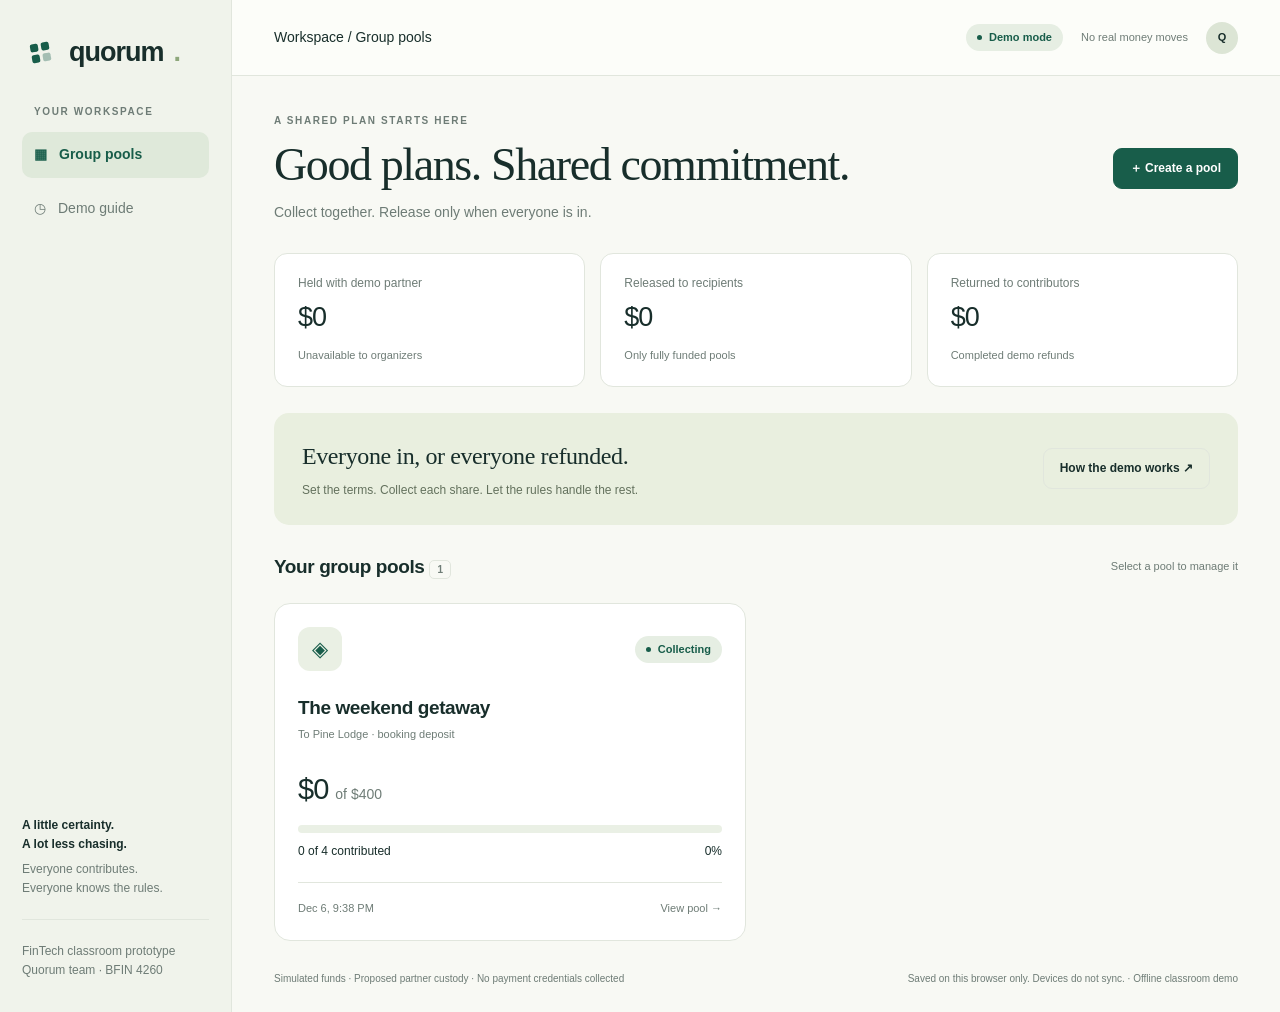
<file: legacy/quorum-offline.html>
<!doctype html><html lang="en"><head><meta charset="utf-8"><meta name="viewport" content="width=device-width,initial-scale=1"><meta name="description" content="Quorum classroom prototype. Collect together. Move forward together. Simulated conditional group payments."><title>Quorum · Group payments, with certainty</title><style>:root{--ink:#182e2b;--muted:#6e7c76;--green:#185d4a;--light:#edf2e9;--line:#e1e6dd;--paper:#f8f9f4;--orange:#c77542;--white:#fff;--radius:18px}*{box-sizing:border-box}body{margin:0;font:14px/1.55 Inter,Arial,sans-serif;color:var(--ink);background:var(--paper)}button,input,select{font:inherit}button,a,input,select{outline-offset:4px}button{cursor:pointer}button:disabled{cursor:default;opacity:.48}a{color:inherit}h1,h2,h3,p{margin:0}h1{font:normal 46px/1.12 Georgia,serif;letter-spacing:-1.4px}h2{font-size:19px;letter-spacing:-.4px}h3{font-size:14px}.shell{display:grid;grid-template-columns:232px 1fr;min-height:100vh}.side{padding:32px 22px;border-right:1px solid var(--line);background:#f0f3eb;display:flex;flex-direction:column;gap:30px}.brand{display:flex;align-items:center;gap:10px;font-size:27px;letter-spacing:-1px;font-weight:700}.mark{display:grid;grid-template-columns:repeat(2,8px);gap:3px;transform:rotate(-10deg);padding:9px}.mark i{height:8px;background:var(--green);border-radius:2px}.mark i:last-child{opacity:.35}.eyebrow{text-transform:uppercase;letter-spacing:1.6px;font-size:10px;font-weight:700;color:var(--muted)}nav{display:grid;gap:8px}nav button{display:flex;gap:12px;align-items:center;text-align:left;border:0;border-radius:10px;background:none;padding:12px;color:var(--muted)}nav button.active{background:#dfe9da;color:var(--green);font-weight:700}.side-note{margin-top:auto;padding-top:28px;font-size:12px;color:var(--muted)}.side-note strong{display:block;color:var(--ink);margin-bottom:7px}.top{height:76px;border-bottom:1px solid var(--line);display:flex;justify-content:space-between;align-items:center;padding:0 42px;background:#fcfdf9}.pill{display:inline-flex;align-items:center;gap:7px;border-radius:100px;font-size:11px;font-weight:600;padding:5px 11px;background:#e6eee3;color:var(--green)}.pill:before{content:'';width:5px;height:5px;border-radius:50%;background:currentColor}.pill.expired{background:#f8eadd;color:#9a562d}.pill.released{background:#dcefe5}.top-right{display:flex;align-items:center;gap:18px}.avatar{width:32px;height:32px;border-radius:50%;display:grid;place-items:center;background:#dce5d5;font-size:11px;font-weight:700}.workspace{max-width:1350px;margin:auto;padding:37px 42px 25px}.heading{display:flex;justify-content:space-between;align-items:center;gap:25px;margin-bottom:29px}.subtitle{color:var(--muted);margin-top:12px;font-size:14px}.btn{border:1px solid var(--line);border-radius:9px;background:white;color:var(--ink);padding:10px 16px;display:inline-flex;align-items:center;justify-content:center;gap:8px;font-weight:600;text-decoration:none;font-size:12px}.btn.primary{background:var(--green);color:white;border-color:var(--green)}.btn.small{padding:7px 11px;font-size:11px}.btn.ghost{background:transparent}.back{border:0;background:none;color:var(--muted);padding:0;margin-bottom:20px;font-size:12px}.stats{display:grid;grid-template-columns:repeat(3,1fr);gap:15px;margin:0 0 26px}.stat{padding:20px 23px;background:white;border:1px solid var(--line);border-radius:13px}.stat-label{color:var(--muted);font-size:12px}.stat-value{font-size:27px;letter-spacing:-1px;margin:5px 0}.stat small{font-size:11px;color:var(--muted)}.grid{display:grid;grid-template-columns:minmax(0,1.65fr) minmax(270px,1fr);gap:23px;align-items:start}.card{border:1px solid var(--line);background:white;border-radius:var(--radius);overflow:hidden}.card-pad{padding:25px}.card-title{display:flex;align-items:center;justify-content:space-between;margin-bottom:22px;gap:12px}.pool-icon{width:44px;height:44px;border-radius:12px;background:#eaf0e4;display:grid;place-items:center;font-size:21px;color:var(--green);font-family:Georgia,serif}.pool-header{display:flex;gap:13px;align-items:center}.muted{color:var(--muted)}.tiny{font-size:11px}.progress{height:8px;border-radius:30px;background:#eaf0e5;overflow:hidden;margin:14px 0 9px}.progress div{height:100%;background:var(--green);border-radius:30px;transition:width .4s}.progress-row{display:flex;justify-content:space-between;font-size:12px}.pool-money{font-size:29px;letter-spacing:-1px;margin-top:23px}.pool-money span{font-size:14px;color:var(--muted);letter-spacing:0}.divider{border-top:1px solid var(--line);margin:22px 0}.member{display:flex;justify-content:space-between;align-items:center;padding:13px 0;border-bottom:1px solid #f0f2ec;gap:10px}.member:last-child{border:0}.member-name{display:flex;align-items:center;gap:10px}.member .avatar{width:31px;height:31px;font-size:10px}.member-right{text-align:right;font-size:12px}.check{color:var(--green);font-size:11px}.await{color:#9b7b53;font-size:11px}.info-strip{background:#f4f6ef;border-radius:10px;padding:13px 15px;font-size:12px;margin-top:20px;display:flex;gap:10px}.fact{display:flex;justify-content:space-between;gap:20px;padding:12px 0;border-bottom:1px solid #edf0e9;font-size:12px}.fact:last-child{border:0}.fact span:first-child{color:var(--muted)}.fact span:last-child{text-align:right;font-weight:600}.side-card{margin-bottom:19px}.label{display:block;font-size:12px;font-weight:600;margin-bottom:7px}select,input{width:100%;padding:11px 12px;border:1px solid #d9e0d4;border-radius:8px;background:white;color:var(--ink)}.full{width:100%}.action-space{margin-top:13px}.overline{font-size:10px;text-transform:uppercase;letter-spacing:1.2px;color:var(--muted)}.demo-banner{border:1px dashed #d2daca;border-radius:11px;padding:15px;margin-top:20px;font-size:11px;color:var(--muted)}.demo-banner strong{color:var(--ink)}.events{display:grid;gap:17px}.event{display:flex;gap:12px}.event-dot{width:9px;height:9px;border-radius:50%;background:#b4c5a9;margin-top:5px;flex:none}.event small{font-size:10px;color:var(--muted)}.event p{font-size:12px}.event-amount{margin-left:auto;white-space:nowrap;font-weight:600;font-size:12px}.list-card{width:100%;text-align:left;background:white;border:1px solid var(--line);border-radius:16px;padding:23px;color:var(--ink);transition:transform .15s,box-shadow .15s}.list-card:hover{transform:translateY(-2px);box-shadow:0 9px 22px #1834260b}.pools-grid{display:grid;grid-template-columns:repeat(2,1fr);gap:20px}.list-footer{display:flex;justify-content:space-between;align-items:center;border-top:1px solid var(--line);padding-top:17px;margin-top:21px;font-size:11px;color:var(--muted)}.welcome{padding:25px 28px;background:#e9efdf;border-radius:15px;margin:0 0 27px;display:flex;align-items:center;justify-content:space-between;gap:20px}.welcome h2{font-family:Georgia,serif;font-size:24px;font-weight:400}.welcome p{font-size:12px;color:#63715d;margin-top:6px}.footer{margin-top:30px;display:flex;justify-content:space-between;color:var(--muted);font-size:10px;gap:20px}.footer a{text-decoration:none}.modal-wrap{position:fixed;inset:0;background:#152d2690;z-index:20;display:flex;align-items:center;justify-content:center;padding:24px;backdrop-filter:blur(4px)}.modal{background:var(--paper);border-radius:20px;padding:30px;width:520px;max-width:100%;max-height:90vh;overflow:auto;box-shadow:0 30px 90px #0003}.modal h2{font:normal 30px Georgia,serif;margin-bottom:9px}.modal .subtitle{font-size:12px;margin:0 0 22px}.field{margin:16px 0}.form-row{display:grid;grid-template-columns:1fr 1fr;gap:15px}.modal-actions{display:flex;justify-content:flex-end;gap:10px;margin-top:23px}.error{font-size:12px;color:#a33c2c;margin-top:12px}.checkbox{display:flex;gap:10px;font-size:12px;margin-top:20px}.checkbox input{width:16px;flex:none;margin-top:3px}.toast{position:fixed;bottom:28px;left:50%;transform:translateX(-50%);background:var(--ink);color:white;padding:13px 23px;border-radius:11px;z-index:40;box-shadow:0 10px 30px #0002;font-size:13px;max-width:90vw}.steps{counter-reset:step;display:grid;gap:23px;margin-top:25px}.step{display:flex;gap:15px}.step:before{counter-increment:step;content:counter(step);display:grid;place-items:center;width:28px;height:28px;flex:none;border-radius:50%;background:#e2ebdb;color:var(--green);font-weight:600}.step p{color:var(--muted);font-size:12px;margin-top:4px}.badge{font-size:10px;color:var(--muted);border:1px solid var(--line);padding:3px 7px;border-radius:5px}.success-heading{font:normal 29px Georgia,serif;margin:8px 0}.notice{padding:16px;border-radius:11px;background:#edf5ed;color:#295d3c;font-size:12px;margin-bottom:22px}.notice.expired{background:#fbf0e3;color:#8a552d}.spacer{margin-top:22px}svg{vertical-align:middle}button .icon{width:16px;height:16px}body.modal-open{overflow:hidden}@media(min-width:1500px){.workspace{padding-top:48px}}@media(max-width:1050px){.shell{grid-template-columns:190px 1fr}.side{padding:28px 15px}.workspace{padding:30px 25px}.top{padding:0 25px}.grid{grid-template-columns:1fr}.pools-grid{grid-template-columns:1fr}h1{font-size:38px}}@media(max-width:650px){.shell{display:block}.side{padding:16px;display:flex;flex-direction:row;align-items:center;justify-content:space-between;border-bottom:1px solid var(--line)}.brand{font-size:22px}.side .eyebrow,.side-note{display:none}nav{display:flex;gap:1px}nav button{padding:8px;font-size:11px}nav button svg{display:none}.top{height:56px;padding:0 19px;font-size:11px}.top-right{gap:9px}.top-right>span{display:none}.workspace{padding:27px 18px}.heading{align-items:flex-start;gap:12px}h1{font-size:34px}.subtitle{font-size:12px}.stats{gap:8px}.stat{padding:13px 11px}.stat-label{font-size:10px}.stat-value{font-size:23px}.stat small{font-size:9px}.card-pad{padding:20px}.welcome{padding:20px;display:block}.welcome .btn{margin-top:15px}.heading .btn{white-space:nowrap;padding:9px 11px}.form-row{grid-template-columns:1fr}.modal{padding:23px}.footer{display:block}.footer span{display:block;margin-top:6px}}
</style></head><body><div class="shell"><aside class="side"><div class="brand"><span class="mark" aria-hidden="true"><i></i><i></i><i></i><i></i></span>quorum<span style="color:#8ea77b">.</span></div><div><p class="eyebrow" style="margin-bottom:13px;padding-left:12px">Your workspace</p><nav><button id="nav-pools" onclick="App.home()">▦ <span>Group pools</span></button><button id="nav-guide" onclick="App.guide()">◷ <span>Demo guide</span></button></nav></div><div class="side-note"><strong>A little certainty.<br>A lot less chasing.</strong>Everyone contributes.<br>Everyone knows the rules.<div class="divider"></div>FinTech classroom prototype<br>Quorum team · BFIN 4260</div></aside><div><header class="top"><span id="breadcrumb">Workspace / Group pools</span><div class="top-right"><span class="pill">Demo mode</span><span class="tiny muted">No real money moves</span><div class="avatar">Q</div></div></header><main class="workspace" id="main"></main></div></div><div id="modal-root"></div><div id="toast" role="status" aria-live="polite"></div><script>(function(root){
'use strict';
const money=n=>Math.round(n*100);
function create({title,recipient,total,names,deadline},now=Date.now()){
 if(!title?.trim()||!recipient?.trim())throw Error('Enter a name and recipient.');
 const cents=money(Number(total));
 if(!Number.isFinite(cents)||cents<100||cents>100000000)throw Error('Total must be between $1 and $1,000,000.');
 if(!Array.isArray(names)||names.length<2||names.length>10||names.some(n=>!n.trim()))throw Error('Add 2–10 participant names.');
 if(new Set(names.map(n=>n.trim().toLowerCase())).size!==names.length)throw Error('Use a different name for each participant.');
 if(!Number.isFinite(deadline)||deadline<=now)throw Error('Choose a future deadline.');
 return {id:'Q-'+Math.random().toString(36).slice(2,8).toUpperCase(),title:title.trim(),recipient:recipient.trim(),total:cents,deadline,created:now,status:'collecting',members:names.map((n,i)=>({name:n.trim(),share:Math.floor(cents/names.length)+(i<cents%names.length?1:0),paid:false,refund:'none'})),events:[{type:'created',amount:0,at:now,text:'Pool created. Terms set for everyone.'}]};
}
function event(p,type,amount,text,now){p.events.push({type,amount,text,at:now});}
function expire(p,now){if(p.status!=='collecting'||now<p.deadline)return false;p.status='expired';p.members.filter(m=>m.paid).forEach(m=>{m.refund='pending';event(p,'refund_pending',m.share,'Refund initiated for '+m.name,now)});event(p,'expired',0,'Deadline passed. Recipient receives nothing.',now);return true;}
function pay(p,index,now=Date.now()){
 expire(p,now);
 if(p.status!=='collecting')throw Error('This pool is closed.');
 const m=p.members[index];if(!m)throw Error('Choose a participant.');if(m.paid)throw Error('This participant has already contributed.');
 m.paid=true;event(p,'collected',m.share,m.name+' contributed. Funds held by simulated partner.',now);
 if(p.members.every(x=>x.paid)){p.status='released';event(p,'released',p.total,'Full amount released to '+p.recipient+' (simulated).',now)}
}
function settle(p,now=Date.now()) {if(p.status!=='expired')throw Error('Only expired pools can have refunds.');p.members.filter(m=>m.refund==='pending').forEach(m=>{m.refund='completed';event(p,'refunded',m.share,'Refund completed for '+m.name+' (simulated).',now)});}
function balances(p){const collected=p.members.reduce((s,m)=>s+(m.paid?m.share:0),0),refunded=p.members.reduce((s,m)=>s+(m.refund==='completed'?m.share:0),0),released=p.status==='released'?p.total:0;return{collected,refunded,released,held:collected-refunded-released};}
root.Quorum={create,pay,expire,settle,balances};
})(typeof module!=='undefined'?module.exports:window);
</script><script>'use strict';
const App=(()=>{
const Q=window.Quorum, KEY='quorum-demo-v1';let selected=null,view='home',activeMember=0,timer,storageOK=true;
const $=s=>document.querySelector(s),esc=s=>String(s).replace(/[&<>"']/g,c=>({'&':'&amp;','<':'&lt;','>':'&gt;','"':'&quot;',"'":'&#39;'}[c])),usd=n=>new Intl.NumberFormat('en-US',{style:'currency',currency:'USD',maximumFractionDigits:n%100?2:0}).format(n/100),date=n=>new Date(n).toLocaleString('en-US',{month:'short',day:'numeric',hour:'numeric',minute:'2-digit'}),initial=n=>n.split(/\s+/).map(x=>x[0]).slice(0,2).join('').toUpperCase();
let data;
try{data=JSON.parse(localStorage.getItem(KEY));if(!data||data.version!==1||!Array.isArray(data.pools))data=null;}catch{data=null;storageOK=false;}
function sample(){const p=Q.create({title:'The weekend getaway',recipient:'Pine Lodge · booking deposit',total:400,names:['Ethan','Colin','Cody','Nicholas'],deadline:Date.now()+86400000*2});return p;}
if(!data)data={version:1,pools:[sample()]};
function save(){try{localStorage.setItem(KEY,JSON.stringify(data));}catch{storageOK=false;}}
function sync(){let changed=false;for(const p of data.pools)if(Q.expire(p,Date.now()))changed=true;if(changed)save();}
function pool(){return data.pools.find(p=>p.id===selected);}
function toast(t){clearTimeout(timer);$('#toast').innerHTML='<div class="toast">'+esc(t)+'</div>';timer=setTimeout(()=>$('#toast').innerHTML='',4200);}
function label(p){return p.status==='released'?'Released':p.status==='expired'?(p.members.some(m=>m.refund==='pending')?'Refunds pending':'Closed · expired'):'Collecting';}
function pill(p){return '<span class="pill '+p.status+'">'+label(p)+'</span>';}
function footer(){return '<footer class="footer"><span>Simulated funds · Proposed partner custody · No payment credentials collected</span><span>'+(!storageOK?'Storage unavailable. This session may not persist.':'Saved on this browser only. Devices do not sync.')+' · Offline classroom demo</span></footer>';}
function totals(){return data.pools.reduce((a,p)=>{const b=Q.balances(p);a.held+=b.held;a.released+=b.released;a.refunded+=b.refunded;return a},{held:0,released:0,refunded:0});}
function stats(){const t=totals();return '<section class="stats"><div class="stat"><div class="stat-label">Held with demo partner</div><div class="stat-value">'+usd(t.held)+'</div><small>Unavailable to organizers</small></div><div class="stat"><div class="stat-label">Released to recipients</div><div class="stat-value">'+usd(t.released)+'</div><small>Only fully funded pools</small></div><div class="stat"><div class="stat-label">Returned to contributors</div><div class="stat-value">'+usd(t.refunded)+'</div><small>Completed demo refunds</small></div></section>';}
function home(){view='home';selected=null;render();}
function open(id){selected=id;view='pool';activeMember=0;render();}
function guide(){view='guide';render();}
function render(){sync();$('#nav-pools').classList.toggle('active',view!=='guide');$('#nav-guide').classList.toggle('active',view==='guide');$('#breadcrumb').textContent=view==='guide'?'Workspace / Demo guide':view==='pool'?'Group pools / '+(pool()?.title||'Pool'):'Workspace / Group pools';if(view==='guide')return renderGuide();if(view==='pool'&&pool())return renderPool();view='home';$('#main').innerHTML='<div class="heading"><div><p class="eyebrow" style="margin-bottom:10px">A shared plan starts here</p><h1>Good plans. Shared commitment.</h1><p class="subtitle">Collect together. Release only when everyone is in.</p></div><button class="btn primary" onclick="App.create()">＋ Create a pool</button></div>'+stats()+'<section class="welcome"><div><h2>Everyone in, or everyone refunded.</h2><p>Set the terms. Collect each share. Let the rules handle the rest.</p></div><button class="btn ghost" onclick="App.guide()">How the demo works ↗</button></section><div class="card-title"><h2>Your group pools <span class="badge">'+data.pools.length+'</span></h2><span class="tiny muted">Select a pool to manage it</span></div><section class="pools-grid">'+data.pools.map(p=>{const b=Q.balances(p),count=p.members.filter(m=>m.paid).length;return '<button class="list-card" onclick="App.open(\''+p.id+'\')"><div class="card-title"><div class="pool-icon">◈</div>'+pill(p)+'</div><h2>'+esc(p.title)+'</h2><p class="muted tiny" style="margin-top:4px">To '+esc(p.recipient)+'</p><div class="pool-money">'+usd(b.collected)+' <span>of '+usd(p.total)+'</span></div><div class="progress"><div style="width:'+b.collected/p.total*100+'%"></div></div><div class="progress-row"><span>'+count+' of '+p.members.length+' contributed</span><span>'+Math.round(b.collected/p.total*100)+'%</span></div><div class="list-footer"><span>'+date(p.deadline)+'</span><span>View pool →</span></div></button>'}).join('')+'</section>'+footer();}
function renderPool(){const p=pool(),b=Q.balances(p),count=p.members.filter(m=>m.paid).length;activeMember=Math.min(activeMember,p.members.length-1);const m=p.members[activeMember];let notice='';if(p.status==='released')notice='<div class="notice"><strong>Everyone is in.</strong> '+usd(p.total)+' has been released to '+esc(p.recipient)+'. Payment is simulated.</div>';if(p.status==='expired')notice='<div class="notice expired"><strong>Funding deadline missed.</strong> The recipient receives $0. '+(p.members.some(m=>m.refund==='pending')?'Refunds have been initiated. Complete settlement using the demo controls.':'All collected contributions have been returned in the simulation.')+'</div>';
$('#main').innerHTML='<button class="back" onclick="App.home()">← All group pools</button><div class="heading"><div><p class="eyebrow" style="margin-bottom:10px">'+p.id+' · Conditional group payment</p><h1>'+esc(p.title)+'</h1><p class="subtitle">One shared goal. No one left covering the difference.</p></div>'+pill(p)+'</div>'+notice+'<div class="grid"><div><section class="card card-pad"><div class="card-title"><div class="pool-header"><div class="pool-icon">◈</div><div><h2>The group’s progress</h2><p class="tiny muted">'+count+' of '+p.members.length+' people have contributed</p></div></div><span class="badge">'+(count?'Terms locked':'Terms set')+'</span></div><div class="pool-money">'+usd(b.collected)+' <span>collected of '+usd(p.total)+'</span></div><div class="progress"><div style="width:'+b.collected/p.total*100+'%"></div></div><div class="progress-row muted"><span>'+usd(Math.max(0,p.total-b.collected))+' remaining</span><span>'+Math.round(b.collected/p.total*100)+'% funded</span></div><div class="divider"></div><h3>People in this pool</h3>'+p.members.map((x,i)=>'<div class="member"><div class="member-name"><div class="avatar" style="background:'+['#e0e8d8','#f1e5d7','#e3e8ed','#ebe2ed','#e7e6d6'][i%5]+'">'+esc(initial(x.name))+'</div><div><strong style="font-size:12px">'+esc(x.name)+'</strong>'+(i===0?'<span class="tiny muted"> · organizer</span>':'')+'</div></div><div class="member-right"><strong>'+usd(x.share)+'</strong><div class="'+(x.paid?'check':'await')+'">'+(x.refund==='completed'?'↩ Refunded':x.refund==='pending'?'↩ Refund pending':x.paid?(p.status==='released'?'✓ Released':'✓ Held'):'Awaiting contribution')+'</div></div></div>').join('')+'<div class="info-strip"><span>⌑</span><span>The organizer cannot withdraw contributions. Funds are held by the <strong>simulated payments partner</strong> until the agreed condition is met.</span></div></section><section class="card card-pad spacer"><div class="card-title"><h2>Activity & receipts</h2><button class="btn small ghost" onclick="App.exportReceipt()">↓ Export</button></div><div class="events">'+[...p.events].reverse().map(e=>'<div class="event"><span class="event-dot"></span><div><p>'+esc(e.text)+'</p><small>'+date(e.at)+'</small></div>'+(e.amount?'<span class="event-amount">'+usd(e.amount)+'</span>':'')+'</div>').join('')+'</div></section></div><div><section class="card card-pad side-card"><div class="card-title"><h2>Your contribution</h2><span class="badge">Demo user</span></div><label class="label" for="member-select">Act as a participant</label><select id="member-select" onchange="App.selectMember(this.value)">'+p.members.map((x,i)=>'<option value="'+i+'" '+(i===activeMember?'selected':'')+'>'+esc(x.name)+(i===0?' · organizer':'')+'</option>').join('')+'</select><div style="margin:20px 0"><p class="tiny muted">'+esc(m.name)+'’s share</p><div class="pool-money" style="margin-top:1px">'+usd(m.share)+'</div></div><button class="btn primary full" onclick="App.contribute()" '+(m.paid||p.status!=='collecting'?'disabled':'')+'>'+(m.paid?'✓ Contribution recorded':p.status!=='collecting'?'Pool closed':'Contribute '+usd(m.share)+' →')+'</button><p class="tiny muted action-space">Simulated payment. No bank details or cards needed.</p></section><section class="card card-pad side-card"><h2 style="margin-bottom:12px">The agreement</h2><div class="fact"><span>Recipient</span><span>'+esc(p.recipient)+'</span></div><div class="fact"><span>Required total</span><span>'+usd(p.total)+'</span></div><div class="fact"><span>Deadline</span><span>'+date(p.deadline)+'</span></div><div class="fact"><span>Release rule</span><span>Every required share paid</span></div><div class="fact"><span>If incomplete</span><span>Full contribution refunded</span></div><div class="fact"><span>Prototype fee</span><span>$0 · pricing untested</span></div><div class="divider" style="margin:15px 0"></div><div class="fact"><span>Currently held</span><span>'+usd(b.held)+'</span></div><div class="fact"><span>Recipient paid</span><span>'+usd(b.released)+'</span></div><div class="fact"><span>Refunds completed</span><span>'+usd(b.refunded)+'</span></div></section><div class="demo-banner"><p><strong>Workshop controls</strong></p><p style="margin:5px 0 12px">These controls simulate time and partner settlement for your live demonstration.</p><button class="btn small full" onclick="App.expire()" '+(p.status!=='collecting'?'disabled':'')+'>Advance past deadline</button><button class="btn small full action-space" onclick="App.settle()" '+(!p.members.some(m=>m.refund==='pending')?'disabled':'')+'>Complete simulated refunds</button><button class="btn small ghost full action-space" onclick="App.restart()">↻ Restart this scenario</button></div></div></div>'+footer();}
function selectMember(i){activeMember=Number(i);renderPool();}
function modal(html){$('#modal-root').innerHTML='<div class="modal-wrap" onclick="if(event.target===this)App.close()"><section role="dialog" aria-modal="true" aria-labelledby="modal-title" class="modal">'+html+'</section></div>';document.body.classList.add('modal-open');requestAnimationFrame(()=>$('#modal-root input, #modal-root button')?.focus());}
function close(){document.body.classList.remove('modal-open');$('#modal-root').innerHTML='';if(view==='pool')$('#member-select')?.focus();}
function formError(e){$('#form-error').textContent=e.message||String(e);}
function create(){const d=new Date(Date.now()+86400000*2);d.setMinutes(d.getMinutes()-d.getTimezoneOffset());modal('<h2 id="modal-title">Start something together.</h2><p class="subtitle">Set a shared goal and clear rules before anyone contributes.</p><form onsubmit="App.submitPool(event)"><div class="field"><label class="label" for="f-title">Pool name</label><input id="f-title" maxlength="70" required placeholder="e.g. Spring break house deposit"></div><div class="field"><label class="label" for="f-recipient">Designated recipient</label><input id="f-recipient" maxlength="90" required placeholder="e.g. Pine Lodge · booking deposit"></div><div class="form-row"><div><label class="label" for="f-total">Total amount · USD</label><input id="f-total" type="number" step="0.01" min="1" max="1000000" required placeholder="400.00"></div><div><label class="label" for="f-date">Funding deadline · your time</label><input id="f-date" type="datetime-local" value="'+d.toISOString().slice(0,16)+'" required></div></div><div class="field"><label class="label" for="f-names">Participants · separate with commas</label><input id="f-names" maxlength="350" value="Ethan, Colin, Cody, Nicholas" required><p class="tiny muted" style="margin-top:6px">2–10 people. First person is the organizer. Total is split equally, with any extra cents allocated in order.</p></div><div class="info-strip">Terms are fixed when created. Everyone must contribute their assigned share. Incomplete pools expire with full refunds.</div><p class="error" id="form-error" role="alert"></p><div class="modal-actions"><button type="button" class="btn" onclick="App.close()">Cancel</button><button type="submit" class="btn primary">Create demo pool →</button></div></form>');}
function submitPool(e){e.preventDefault();try{const p=Q.create({title:$('#f-title').value,recipient:$('#f-recipient').value,total:$('#f-total').value,names:$('#f-names').value.split(',').map(n=>n.trim()),deadline:new Date($('#f-date').value).getTime()});if(p.members.some(m=>m.name.length>40))throw Error('Keep participant names under 40 characters.');data.pools.unshift(p);save();close();open(p.id);toast('Pool created. The group’s agreement is ready.');}catch(e){formError(e)}}
function contribute(){sync();const p=pool(),m=p.members[activeMember];if(!p||p.status!=='collecting'||m.paid){render();return;}modal('<p class="eyebrow" style="margin-bottom:12px">Review your commitment</p><h2 id="modal-title">You’re in for '+usd(m.share)+'.</h2><p class="subtitle">'+esc(m.name)+' · '+esc(p.title)+'</p><div class="fact"><span>To</span><span>'+esc(p.recipient)+'</span></div><div class="fact"><span>Held until</span><span>Everyone contributes, or deadline</span></div><div class="fact"><span>Deadline</span><span>'+date(p.deadline)+'</span></div><div class="fact"><span>If not fully funded</span><span>Your '+usd(m.share)+' is refunded</span></div><label class="checkbox"><input type="checkbox" id="consent" onchange="document.querySelector(\'#confirm-pay\').disabled=!this.checked"><span>I accept this recipient, my share, the deadline, and the automatic release/refund rules.</span></label><p class="tiny muted spacer">This simulates collecting money into partner custody. No payment is actually processed.</p><p class="error" id="form-error" role="alert"></p><div class="modal-actions"><button class="btn" onclick="App.close()">Cancel</button><button class="btn primary" id="confirm-pay" disabled onclick="App.confirmPay()">Confirm simulated payment</button></div>');}
function confirmPay(){if(!$('#consent')?.checked)return;try{const p=pool();Q.pay(p,activeMember);save();close();render();toast(p.status==='released'?'Fully funded. Payment automatically released to the recipient.':'Contribution collected and held by the demo partner.');}catch(e){save();close();render();toast(e.message);}}
function expire(){const p=pool();if(p.status!=='collecting')return;const simulatedNow=Math.max(Date.now(),p.deadline+1000);Q.expire(p,simulatedNow);p.events.push({type:'demo_clock',amount:0,at:simulatedNow,text:'Demo clock advanced past deadline. Real deadline was not edited.'});save();render();toast('Deadline simulated. Incomplete pool closed; refunds initiated.');}
function settle(){try{Q.settle(pool(),Math.max(Date.now(),pool().deadline+2000));save();render();toast('All pending refunds completed in the simulation.');}catch(e){toast(e.message)}}
function restart(){modal('<h2 id="modal-title">Restart this scenario?</h2><p class="subtitle">This removes this pool’s demo contributions and activity. Its agreement is recreated with a deadline two days from now.</p><div class="modal-actions"><button class="btn" onclick="App.close()">Keep current state</button><button class="btn primary" onclick="App.confirmRestart()">Restart demo</button></div>');}
function confirmRestart(){const p=pool(),next=Q.create({title:p.title,recipient:p.recipient,total:p.total/100,names:p.members.map(m=>m.name),deadline:Date.now()+86400000*2});next.id=p.id;data.pools[data.pools.findIndex(x=>x.id===p.id)]=next;save();close();activeMember=0;render();toast('Scenario reset. Ready for another demonstration.');}
function exportReceipt(){const p=pool(),b=Q.balances(p),lines=['QUORUM · SIMULATED TRANSACTION RECEIPT','No real money moved. No qualified partner has been integrated.','',p.id+' · '+p.title,'Recipient: '+p.recipient,'Deadline: '+date(p.deadline),'Status: '+label(p),'Required total: '+usd(p.total),'Collected: '+usd(b.collected),'Held: '+usd(b.held),'Released: '+usd(b.released),'Refunded: '+usd(b.refunded),'',...p.members.map(m=>m.name+' | '+usd(m.share)+' | '+(!m.paid?'Unpaid':m.refund==='none'?'Contributed':m.refund==='pending'?'Refund pending':'Refund completed')),'',...p.events.map(e=>date(e.at)+' | '+e.text+(e.amount?' | '+usd(e.amount):''))];const url=URL.createObjectURL(new Blob([lines.join('\n')],{type:'text/plain'}));const a=document.createElement('a');a.href=url;a.download=p.id+'-demo-receipt.txt';a.click();setTimeout(()=>URL.revokeObjectURL(url),1000);toast('Demo receipt downloaded.');}
function renderGuide(){$('#main').innerHTML='<div class="heading"><div><p class="eyebrow" style="margin-bottom:10px">Prototype workshop</p><h1>Show the promise working.</h1><p class="subtitle">Two outcomes. One agreement. A live demonstration you can repeat.</p></div><button class="btn primary" onclick="App.home()">Open group pools →</button></div><div class="grid"><section class="card card-pad"><h2>Your live demo</h2><div class="steps"><div class="step"><div><h3>Create the agreement</h3><p>Start a pool with a recipient, target amount, participant names, and deadline. A $400 booking split four ways works well. Terms cannot be changed in this version.</p></div></div><div class="step"><div><h3>Collect each contribution</h3><p>Use “Act as a participant” to switch users. Review and accept the agreement for each contribution. Watch the held balance and activity update.</p></div></div><div class="step"><div><h3>Show automatic release</h3><p>The last required contribution triggers a single simulated payment to the designated recipient. There is no organizer withdrawal button.</p></div></div><div class="step"><div><h3>Show the incomplete outcome</h3><p>Restart the scenario. Pay as only three participants. Advance past the deadline. Refunds are initiated automatically; complete simulated refunds to show settlement separately.</p></div></div><div class="step"><div><h3>Verify the record</h3><p>Refresh the page to demonstrate persistence. Export a receipt showing who paid, how much is held, and what was released or refunded.</p></div></div></div></section><div><section class="card card-pad side-card"><h2>What is working</h2><p class="muted" style="font-size:12px;margin-top:13px">Pool creation, equal-share calculations, agreement acceptance, contribution rules, automatic outcomes, duplicate-payment prevention, transaction history, receipts, and browser persistence.</p><div class="divider"></div><h2>What is simulated</h2><p class="muted" style="font-size:12px;margin-top:13px">User identity, money collection, qualified partner custody, recipient payout, refund settlement, and the workshop clock. There is no backend or cross-device collaboration.</p></section><section class="card card-pad"><h2>Before Demo Day</h2><p class="muted" style="font-size:12px;margin-top:13px">Validate a distinct customer need against Hands In and Paysquad. Test pricing and unit economics, confirm a feasible partner approach, and collect feedback from actual target users.</p><p class="tiny muted spacer">This prototype demonstrates behavior. It does not establish regulatory eligibility or a production payments partnership.</p></section></div></div>'+footer();}
document.addEventListener('keydown',e=>{if(e.key==='Escape')close();if(e.key==='Tab'&&$('#modal-root .modal')){const focus=[...document.querySelectorAll('#modal-root button:not(:disabled),#modal-root input,#modal-root select')];const first=focus[0],last=focus.at(-1);if(e.shiftKey&&document.activeElement===first){e.preventDefault();last.focus();}else if(!e.shiftKey&&document.activeElement===last){e.preventDefault();first.focus();}}});
setInterval(()=>{const before=JSON.stringify(data.pools.map(p=>p.status));sync();if(before!==JSON.stringify(data.pools.map(p=>p.status)))render()},10000);
save();render();return{home,open,guide,selectMember,create,submitPool,close,contribute,confirmPay,expire,settle,restart,confirmRestart,exportReceipt};})();
</script></body></html>
</file>
